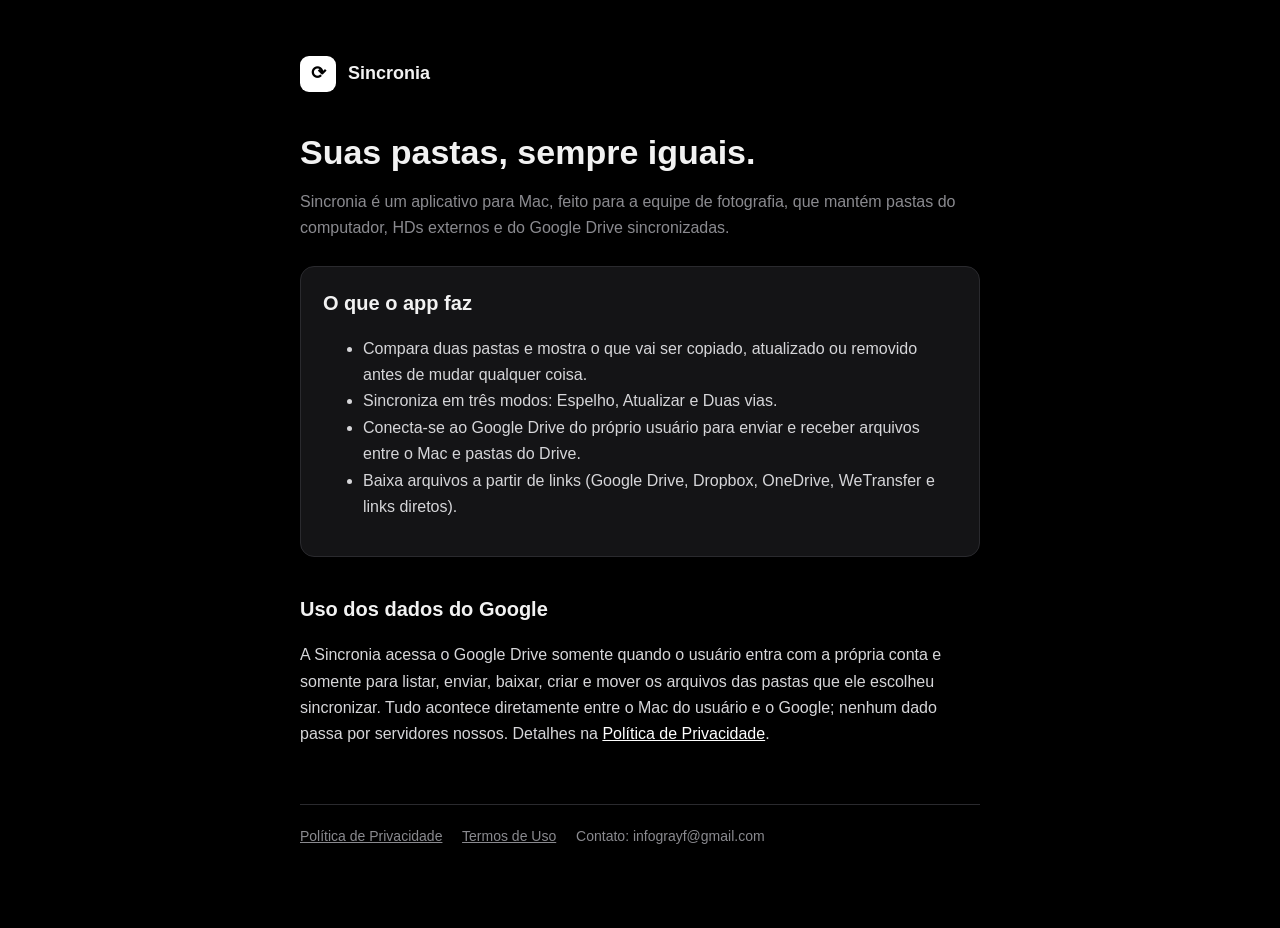
<file: index.html>
<!doctype html>
<html lang="pt-BR">
<head>
<meta charset="utf-8">
<meta name="viewport" content="width=device-width,initial-scale=1">
<title>Sincronia — sincronizador de pastas para Mac</title>
<meta name="description" content="Sincronia mantém pastas do Mac, HDs externos e do Google Drive iguais, e baixa arquivos colando só os links.">
<!--VERIFICACAO-GOOGLE-->
<link rel="stylesheet" href="estilo.css">
</head>
<body>
<main>
<header><div class="logo">⟳</div><a href="./">Sincronia</a></header>
<h1>Suas pastas, sempre iguais.</h1>
<p class="sec">Sincronia é um aplicativo para Mac, feito para a equipe de fotografia, que mantém pastas do computador, HDs externos e do Google Drive sincronizadas.</p>

<div class="cartao">
<h2 style="margin-top:0">O que o app faz</h2>
<ul>
<li>Compara duas pastas e mostra o que vai ser copiado, atualizado ou removido antes de mudar qualquer coisa.</li>
<li>Sincroniza em três modos: Espelho, Atualizar e Duas vias.</li>
<li>Conecta-se ao Google Drive do próprio usuário para enviar e receber arquivos entre o Mac e pastas do Drive.</li>
<li>Baixa arquivos a partir de links (Google Drive, Dropbox, OneDrive, WeTransfer e links diretos).</li>
</ul>
</div>

<h2>Uso dos dados do Google</h2>
<p>A Sincronia acessa o Google Drive somente quando o usuário entra com a própria conta e somente para listar, enviar, baixar, criar e mover os arquivos das pastas que ele escolheu sincronizar. Tudo acontece diretamente entre o Mac do usuário e o Google; nenhum dado passa por servidores nossos. Detalhes na <a href="privacidade.html">Política de Privacidade</a>.</p>

<footer>
<a href="privacidade.html">Política de Privacidade</a>
<a href="termos.html">Termos de Uso</a>
<span>Contato: infograyf@gmail.com</span>
</footer>
</main>
</body>
</html>
</file>
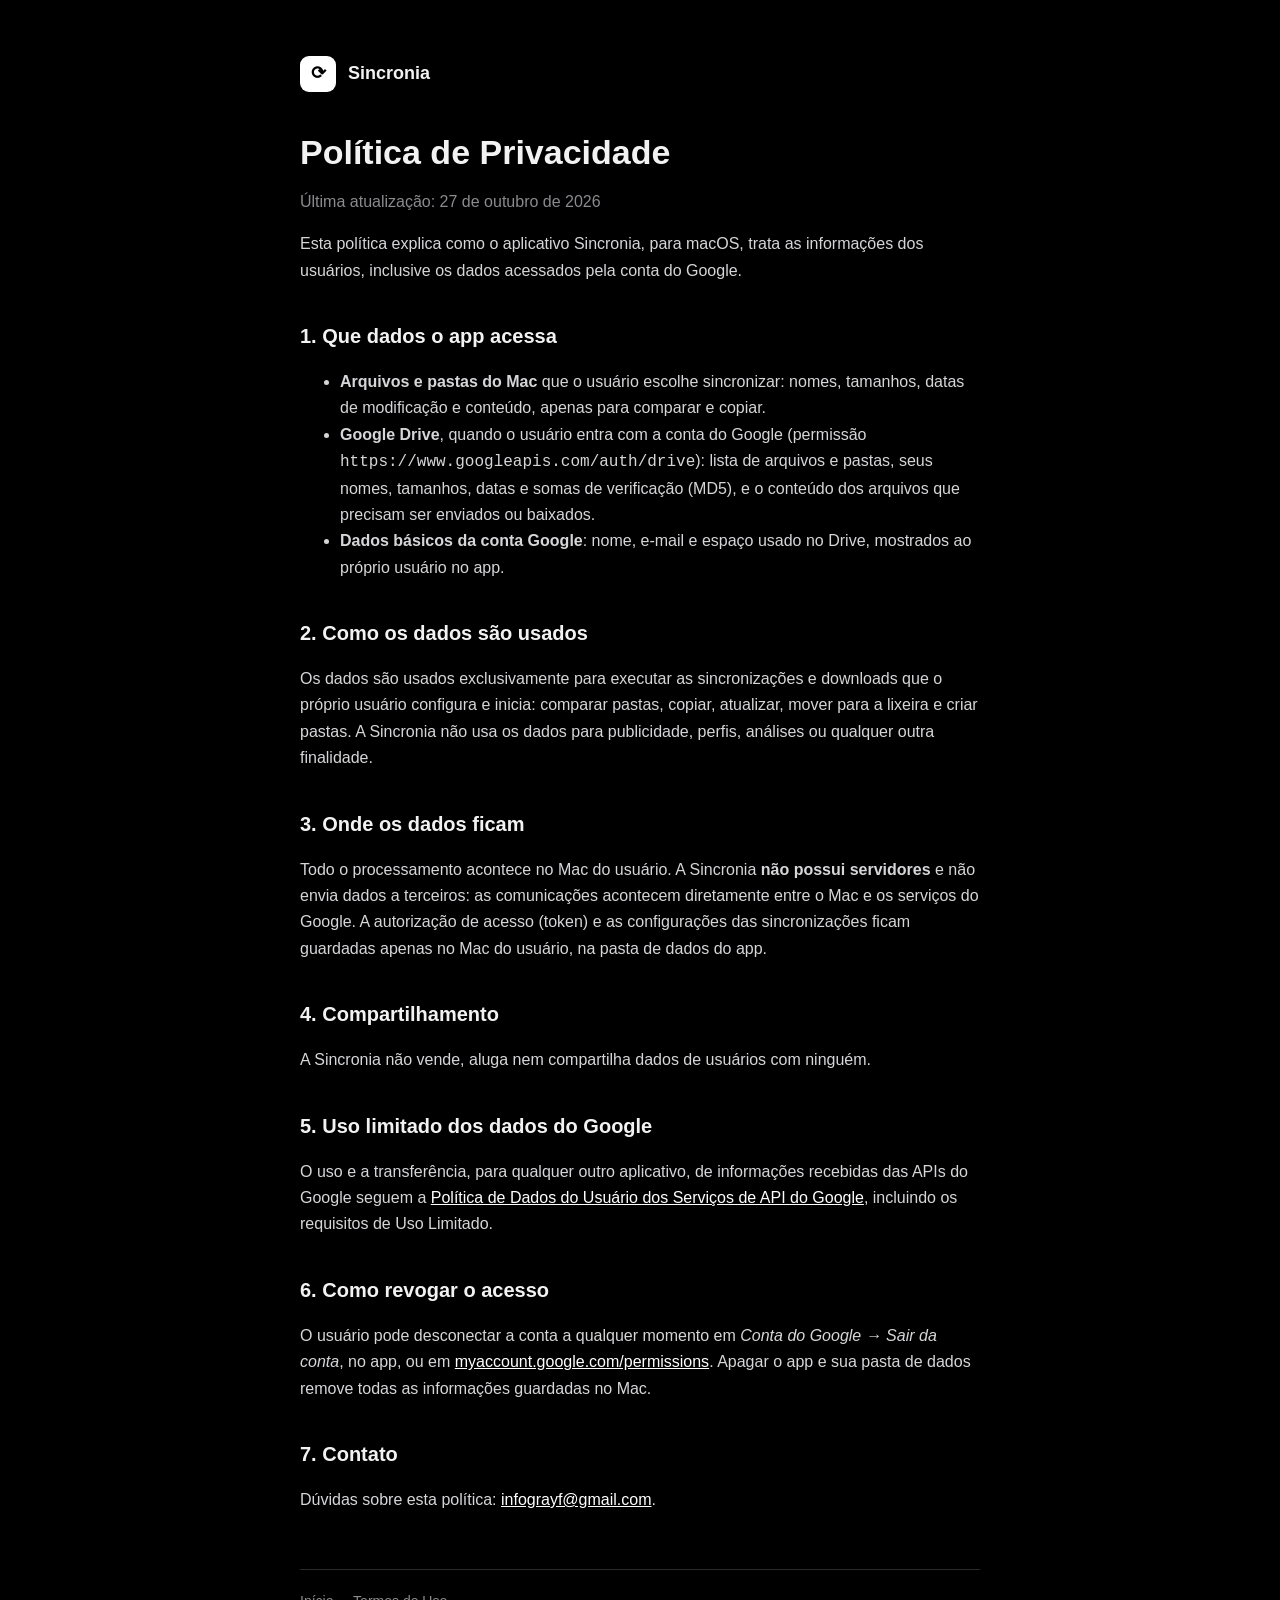
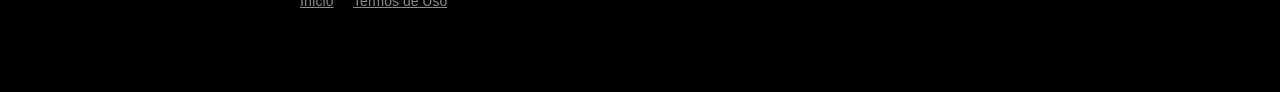
<file: privacidade.html>
<!doctype html>
<html lang="pt-BR">
<head>
<meta charset="utf-8">
<meta name="viewport" content="width=device-width,initial-scale=1">
<title>Política de Privacidade — Sincronia</title>
<link rel="stylesheet" href="estilo.css">
</head>
<body>
<main>
<header><div class="logo">⟳</div><a href="./">Sincronia</a></header>
<h1>Política de Privacidade</h1>
<p class="sec">Última atualização: 27 de outubro de 2026</p>

<p>Esta política explica como o aplicativo Sincronia, para macOS, trata as informações dos usuários, inclusive os dados acessados pela conta do Google.</p>

<h2>1. Que dados o app acessa</h2>
<ul>
<li><strong>Arquivos e pastas do Mac</strong> que o usuário escolhe sincronizar: nomes, tamanhos, datas de modificação e conteúdo, apenas para comparar e copiar.</li>
<li><strong>Google Drive</strong>, quando o usuário entra com a conta do Google (permissão <code>https://www.googleapis.com/auth/drive</code>): lista de arquivos e pastas, seus nomes, tamanhos, datas e somas de verificação (MD5), e o conteúdo dos arquivos que precisam ser enviados ou baixados.</li>
<li><strong>Dados básicos da conta Google</strong>: nome, e-mail e espaço usado no Drive, mostrados ao próprio usuário no app.</li>
</ul>

<h2>2. Como os dados são usados</h2>
<p>Os dados são usados exclusivamente para executar as sincronizações e downloads que o próprio usuário configura e inicia: comparar pastas, copiar, atualizar, mover para a lixeira e criar pastas. A Sincronia não usa os dados para publicidade, perfis, análises ou qualquer outra finalidade.</p>

<h2>3. Onde os dados ficam</h2>
<p>Todo o processamento acontece no Mac do usuário. A Sincronia <strong>não possui servidores</strong> e não envia dados a terceiros: as comunicações acontecem diretamente entre o Mac e os serviços do Google. A autorização de acesso (token) e as configurações das sincronizações ficam guardadas apenas no Mac do usuário, na pasta de dados do app.</p>

<h2>4. Compartilhamento</h2>
<p>A Sincronia não vende, aluga nem compartilha dados de usuários com ninguém.</p>

<h2>5. Uso limitado dos dados do Google</h2>
<p>O uso e a transferência, para qualquer outro aplicativo, de informações recebidas das APIs do Google seguem a <a href="https://developers.google.com/terms/api-services-user-data-policy">Política de Dados do Usuário dos Serviços de API do Google</a>, incluindo os requisitos de Uso Limitado.</p>

<h2>6. Como revogar o acesso</h2>
<p>O usuário pode desconectar a conta a qualquer momento em <em>Conta do Google → Sair da conta</em>, no app, ou em <a href="https://myaccount.google.com/permissions">myaccount.google.com/permissions</a>. Apagar o app e sua pasta de dados remove todas as informações guardadas no Mac.</p>

<h2>7. Contato</h2>
<p>Dúvidas sobre esta política: <a href="mailto:infograyf@gmail.com">infograyf@gmail.com</a>.</p>

<footer>
<a href="./">Início</a>
<a href="termos.html">Termos de Uso</a>
</footer>
</main>
</body>
</html>
</file>
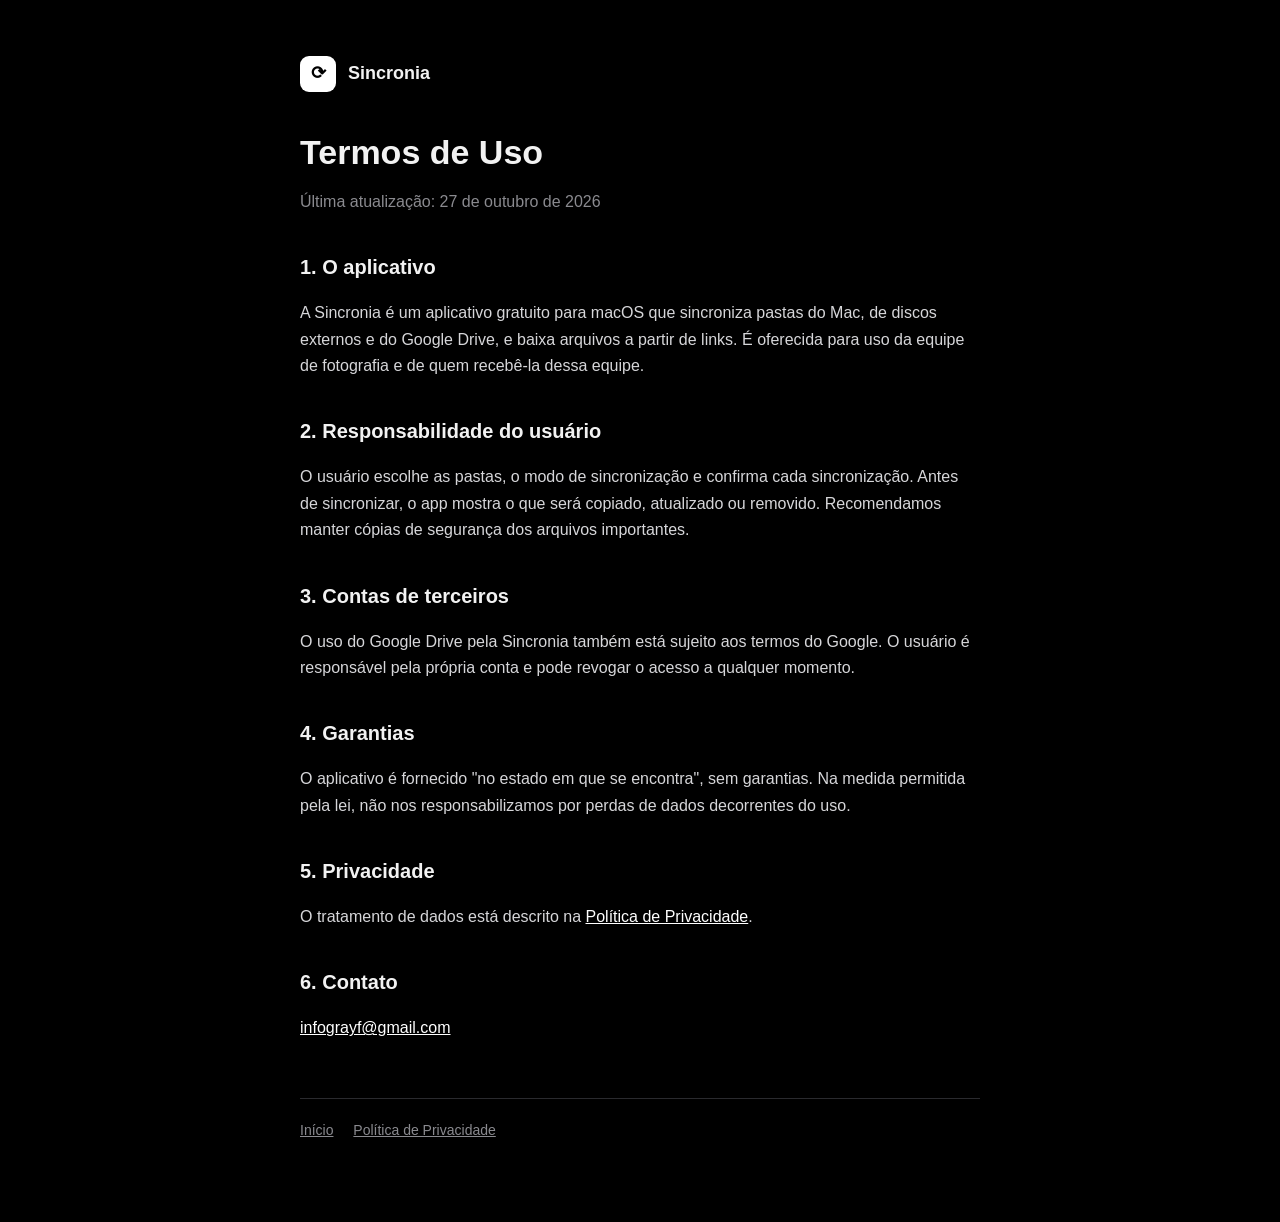
<file: termos.html>
<!doctype html>
<html lang="pt-BR">
<head>
<meta charset="utf-8">
<meta name="viewport" content="width=device-width,initial-scale=1">
<title>Termos de Uso — Sincronia</title>
<link rel="stylesheet" href="estilo.css">
</head>
<body>
<main>
<header><div class="logo">⟳</div><a href="./">Sincronia</a></header>
<h1>Termos de Uso</h1>
<p class="sec">Última atualização: 27 de outubro de 2026</p>

<h2>1. O aplicativo</h2>
<p>A Sincronia é um aplicativo gratuito para macOS que sincroniza pastas do Mac, de discos externos e do Google Drive, e baixa arquivos a partir de links. É oferecida para uso da equipe de fotografia e de quem recebê-la dessa equipe.</p>

<h2>2. Responsabilidade do usuário</h2>
<p>O usuário escolhe as pastas, o modo de sincronização e confirma cada sincronização. Antes de sincronizar, o app mostra o que será copiado, atualizado ou removido. Recomendamos manter cópias de segurança dos arquivos importantes.</p>

<h2>3. Contas de terceiros</h2>
<p>O uso do Google Drive pela Sincronia também está sujeito aos termos do Google. O usuário é responsável pela própria conta e pode revogar o acesso a qualquer momento.</p>

<h2>4. Garantias</h2>
<p>O aplicativo é fornecido "no estado em que se encontra", sem garantias. Na medida permitida pela lei, não nos responsabilizamos por perdas de dados decorrentes do uso.</p>

<h2>5. Privacidade</h2>
<p>O tratamento de dados está descrito na <a href="privacidade.html">Política de Privacidade</a>.</p>

<h2>6. Contato</h2>
<p><a href="mailto:infograyf@gmail.com">infograyf@gmail.com</a></p>

<footer>
<a href="./">Início</a>
<a href="privacidade.html">Política de Privacidade</a>
</footer>
</main>
</body>
</html>
</file>
<file: estilo.css>
:root{--fundo:#000;--sup:#141416;--linha:#2a2a2e;--texto:#f2f2f2;--sec:#8a8a8f}
*{box-sizing:border-box}
body{margin:0;background:var(--fundo);color:var(--texto);font:16px/1.65 -apple-system,BlinkMacSystemFont,"Helvetica Neue",Arial,sans-serif}
main{max-width:720px;margin:0 auto;padding:56px 20px 80px}
header{display:flex;align-items:center;gap:12px;margin-bottom:40px}
.logo{width:36px;height:36px;border-radius:9px;background:#fff;color:#000;display:grid;place-items:center;font-weight:800;font-size:18px}
header a{color:var(--texto);text-decoration:none;font-weight:600;font-size:18px}
h1{font-size:34px;line-height:1.2;margin:0 0 12px}
h2{font-size:20px;margin:36px 0 8px}
p,li{color:#d6d6d9}
.sec{color:var(--sec)}
.cartao{background:var(--sup);border:1px solid var(--linha);border-radius:14px;padding:20px 22px;margin:24px 0}
a{color:#fff}
footer{margin-top:56px;padding-top:20px;border-top:1px solid var(--linha);color:var(--sec);font-size:14px}
footer a{color:var(--sec);margin-right:16px}
</file>
